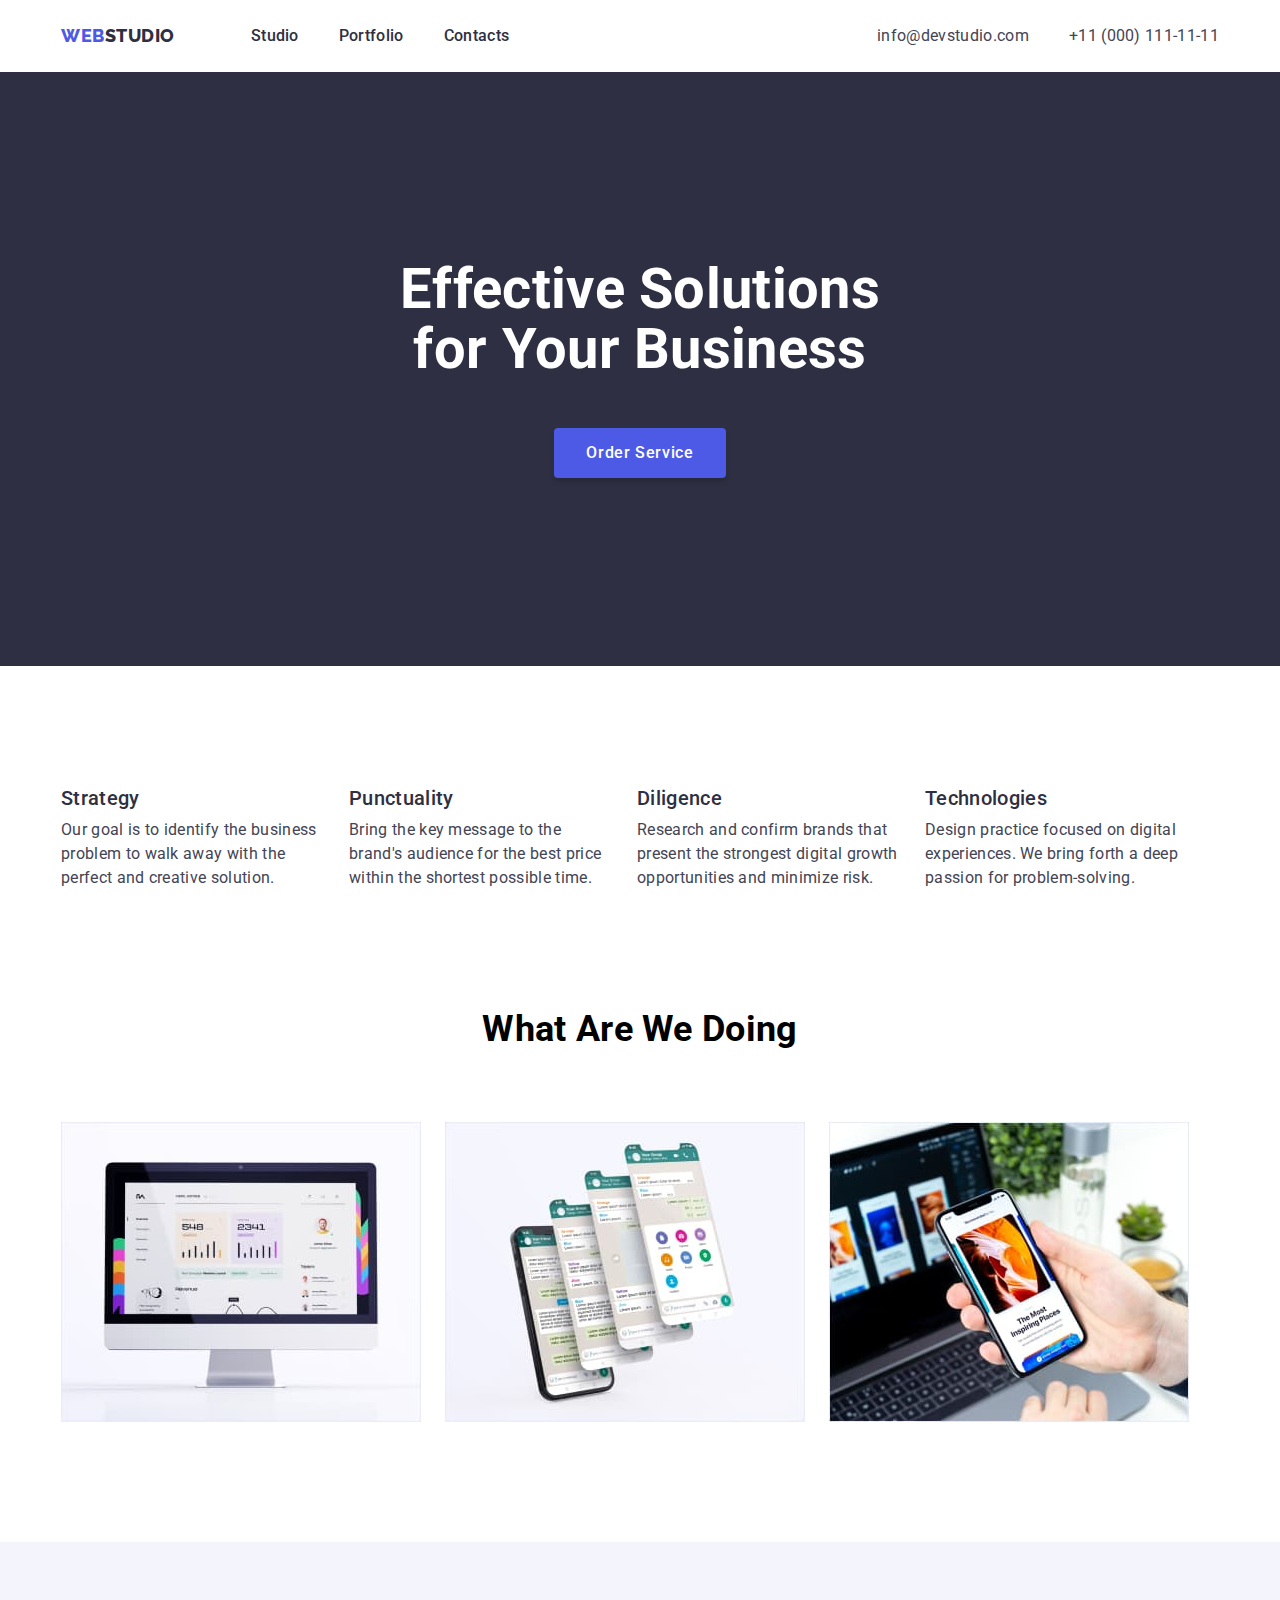
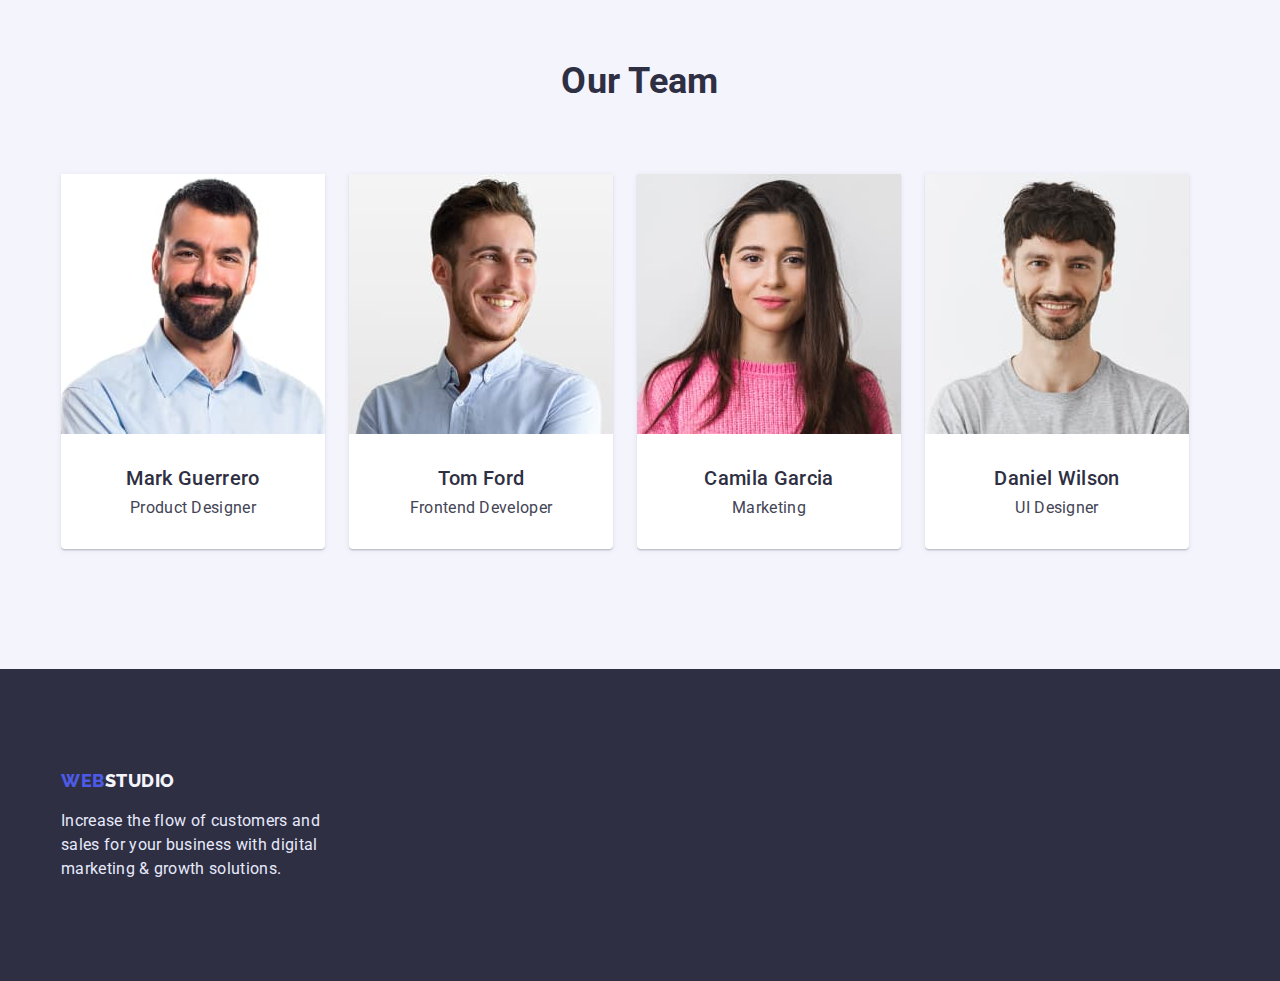
<file: index.html>
<!DOCTYPE html>
<html lang="en">
  <head>
    <meta charset="UTF-8" />
    <meta http-equiv="X-UA-Compatible" content="IE=edge" />
    <meta name="viewport" content="width=device-width, initial-scale=1.0" />
    <title>Document</title>
    <link
      href="https://fonts.googleapis.com/css2?family=Roboto:wght@400;500;700&display=swap"
      rel="stylesheet"
    />
    <link rel="preconnect" href="https://fonts.googleapis.com" />
    <link rel="preconnect" href="https://fonts.gstatic.com" crossorigin />
    <link
      href="https://fonts.googleapis.com/css2?family=Raleway:wght@800&display=swap"
      rel="stylesheet"
    />
    <link
      rel="stylesheet"
      href="https://cdn.jsdelivr.net/npm/modern-normalize@1.1.0/modern-normalize.min.css"
    />
    <link rel="stylesheet" href="./css/styles.css" />
  </head>
  <body>
    <!-- HEADER -->
    <header>
      <div class="container page-header-container">
        <nav class="page-nav">
          <a class="link logo" href="./index.html"
            ><span class="logo-left-part">Web</span
            ><span class="logo-right-part">Studio</span>
          </a>
          <ul class="list menu">
            <li class="menu-item">
              <a class="link menu-link" href="">Studio</a>
            </li>
            <li class="menu-item">
              <a class="link menu-link" href="./portfolio.html">Portfolio</a>
            </li>
            <li class="menu-item">
              <a class="link menu-link" href="">Contacts</a>
            </li>
          </ul>
        </nav>
        <address class="address">
          <ul class="list page-address">
            <li class="address-item">
              <a class="link contact-mail" href="mailto:info@devstudio.com"
                >info@devstudio.com</a
              >
            </li>
            <li class="address-item">
              <a class="link contact-phone-num" href="tel:+110001111111"
                >+11 (000) 111-11-11</a
              >
            </li>
          </ul>
        </address>
      </div>
    </header>
    <!-- -- -- -- -- -- -- --  MAIN CONTENT -- -- -- -- -- -- -- -- -->
    <main>
      <!-- HERO SECTION -->
      <section class="hero-section">
          <h1 class="hero-title">Effective Solutions for Your Business</h1>
          <button class="order-button" type="button">Order Service</button>
      </section>
      <!-- FEATURES SECTION-->
      <section class="features-section section">
        <div class="container">
          <h2 class="features-title">Features</h2>
          <ul class="list features">
            <li class="feature">
              <h3 class="feature-title">Strategy</h3>
              <p class="feature-description">
                Our goal is to identify the business problem to walk away with
                the perfect and creative solution.
              </p>
            </li>
            <li class="feature">
              <h3 class="feature-title">Punctuality</h3>
              <p class="feature-description">
                Bring the key message to the brand's audience for the best price
                within the shortest possible time.
              </p>
            </li>
            <li class="feature">
              <h3 class="feature-title">Diligence</h3>
              <p class="feature-description">
                Research and confirm brands that present the strongest digital
                growth opportunities and minimize risk.
              </p>
            </li>
            <li class="feature">
              <h3 class="feature-title">Technologies</h3>
              <p class="feature-description">
                Design practice focused on digital experiences. We bring forth a
                deep passion for problem-solving.
              </p>
            </li>
          </ul>
        </div>
      </section>
      <!-- SERVICES SECTION -->
      <section class="services-section section">
        <div class="container">
          <h2 class="services-title sub-title">What are we doing</h2>
          <ul class="list servieces">
            <li class="service">
              <img
                src="./images/img1.jpg"
                alt="Program on the computer"
                width="360"
                height="300"
              />
            </li>
            <li class="service">
              <img
                src="./images/img2.jpg"
                alt="Program on the smartphone"
                width="360"
                height="300"
              />
            </li>
            <li class="service">
              <img
                src="./images/img3.jpg"
                alt="The same programe on the laptop and on the smartphone"
                width="360"
                height="300"
              />
            </li>
          </ul>
        </div>
      </section>
      <!-- TEAM SECTION -->
      <section class="team-section section">
        <div class="container">
          <h2 class="team-title sub-title">Our team</h2>
          <ul class="teammates list">
            <li class="teammate-card">
              <img
                src="./images/teamcard1.jpg"
                alt="First teammate"
                width="264"
                height="260"
              />
              <div class="teammate-card-description"><h3 class="teammate-name">Mark Guerrero</h3>
              <p class="teammate-trade">Product Designer</p></div>
            </li>
            <li class="teammate-card">
              <img
                src="./images/teamcard2.jpg"
                alt="Second teammate"
                width="264"
                height="260"
              />
              <div class="teammate-card-description"><h3 class="teammate-name">Tom Ford</h3>
              <p class="teammate-trade">Frontend Developer</p></div>
            </li>
            <li class="teammate-card">
              <img
                src="./images/teamcard3.jpg"
                alt="Third teammate"
                width="264"
                height="260"
              />
              <div class="teammate-card-description"><h3 class="teammate-name">Camila Garcia</h3>
              <p class="teammate-trade">Marketing</p></div>
            </li>
            <li class="teammate-card">
              <img
                src="./images/teamcard4.jpg"
                alt="Fourth teammate"
                width="264"
                height="260"
              />
              <div class="teammate-card-description"><h3 class="teammate-name">Daniel Wilson</h3>
              <p class="teammate-trade">UI Designer</p></div>
            </li>
          </ul>
        </div>
      </section>
    </main>
    <!-- FOOTER -->
    <footer class="footer">
      <div class="container footer-logo">
        <a class="link logo" href="./index.html"
          ><span class="logo-left-part">Web</span
          ><span class="logo-right-part footer-right-part-logo">Studio</span>
        </a>
        <p class="footer-description">
          Increase the flow of customers and sales for your business with
          digital marketing & growth solutions.
        </p>
      </div>
    </footer>
  </body>
</html>
</file>
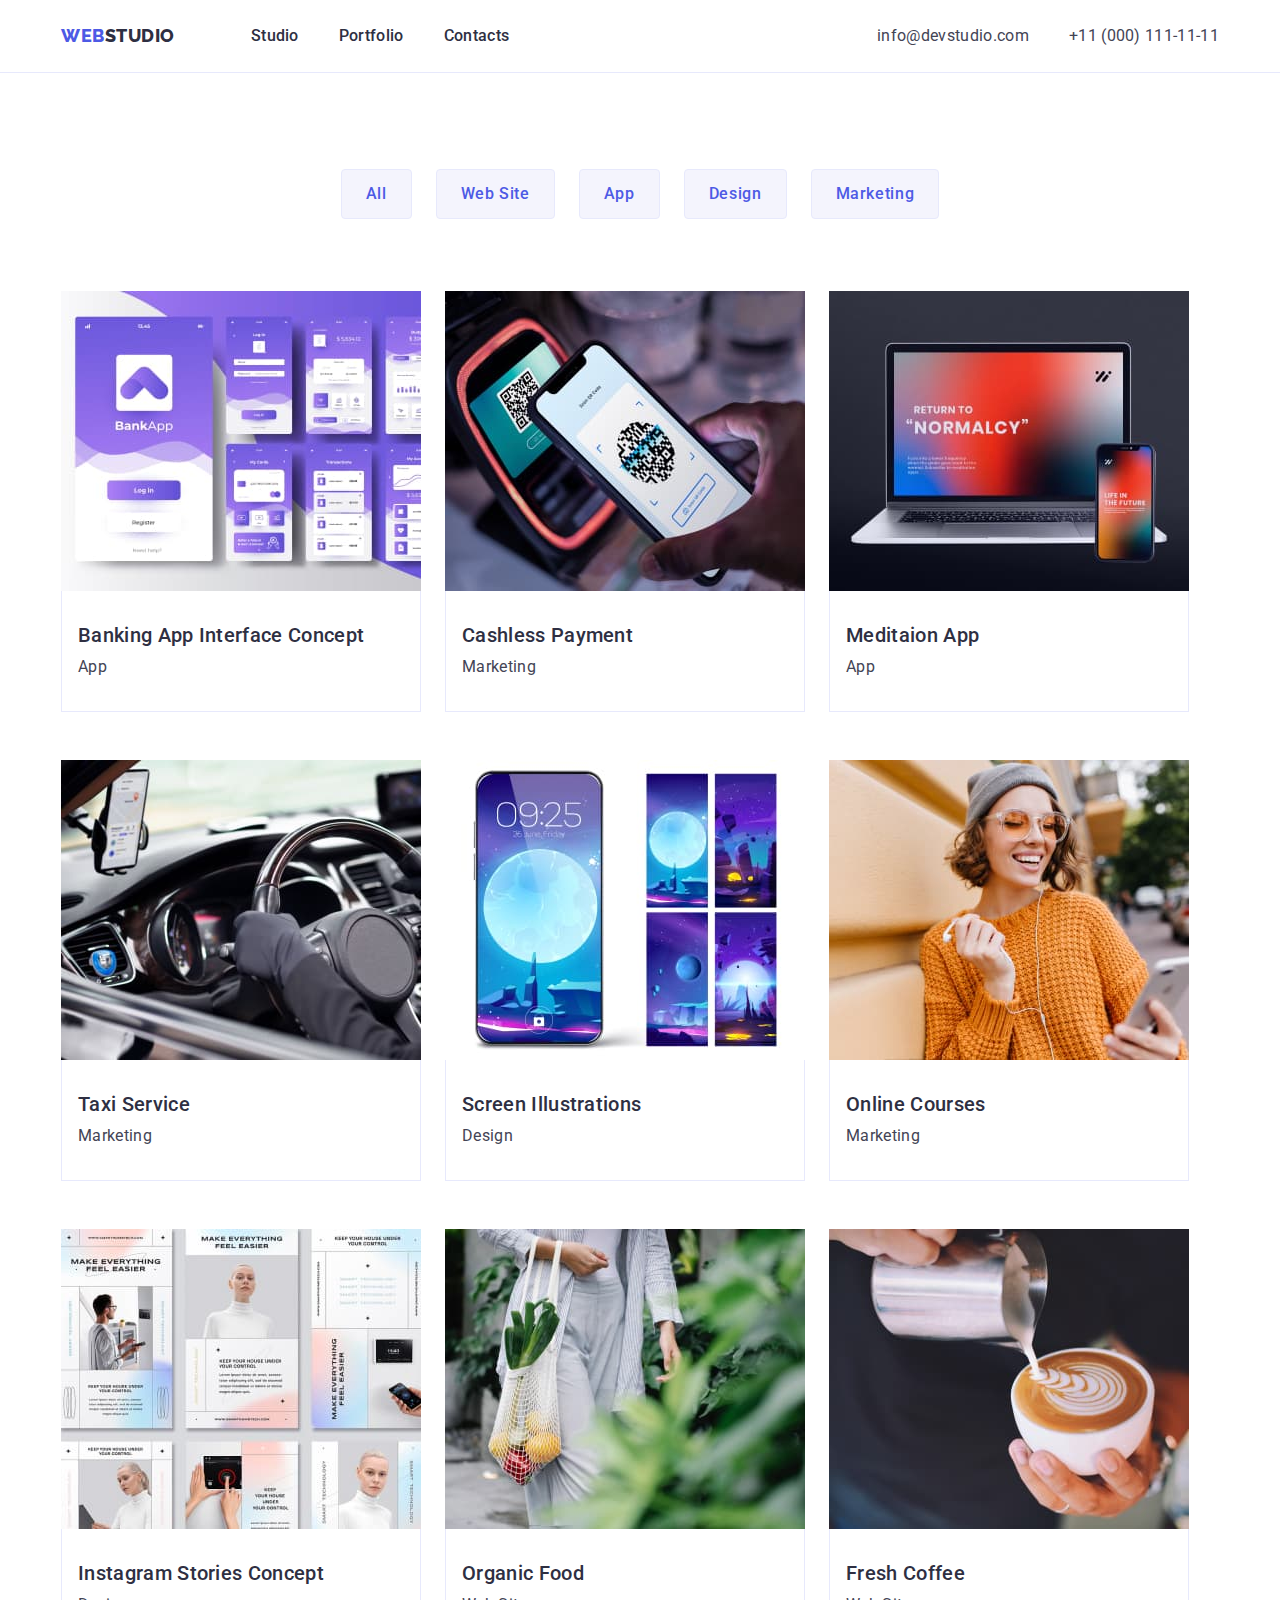
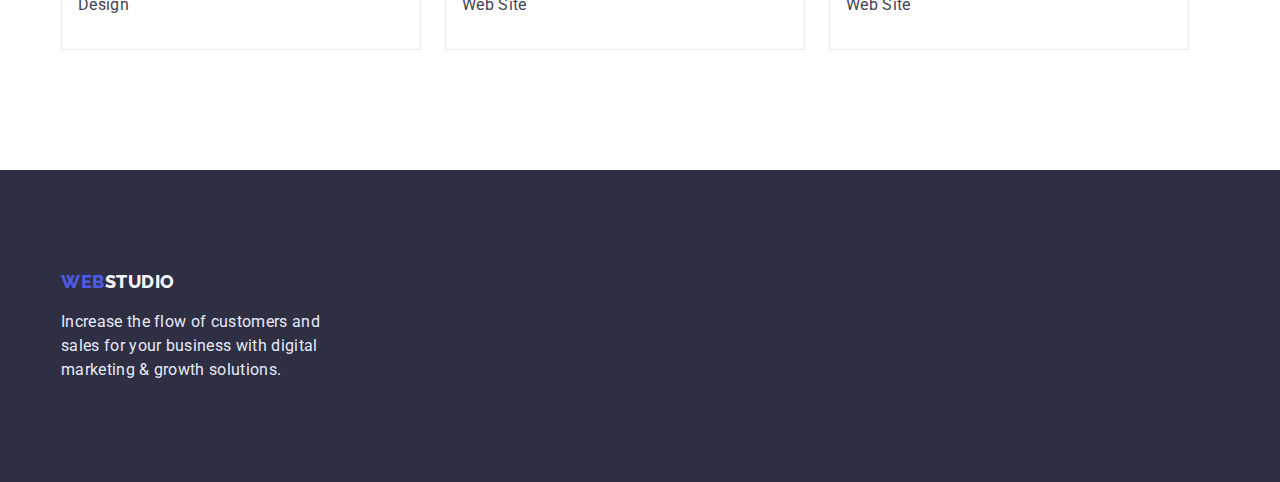
<file: portfolio.html>
<!DOCTYPE html>
<html lang="en">
  <head>
    <meta charset="UTF-8" />
    <meta http-equiv="X-UA-Compatible" content="IE=edge" />
    <meta name="viewport" content="width=device-width, initial-scale=1.0" />
    <title>Document</title>
    <link
      href="https://fonts.googleapis.com/css2?family=Roboto:wght@400;500;700&display=swap"
      rel="stylesheet"
    />
    <link rel="preconnect" href="https://fonts.googleapis.com" />
    <link rel="preconnect" href="https://fonts.gstatic.com" crossorigin />
    <link
      href="https://fonts.googleapis.com/css2?family=Raleway:wght@800&display=swap"
      rel="stylesheet"
    />
    <link
      rel="stylesheet"
      href="https://cdn.jsdelivr.net/npm/modern-normalize@1.1.0/modern-normalize.min.css"
    />
    <link rel="stylesheet" href="./css/styles.css" />
  </head>
  <body>
    <!-- HEADER -->
    <header class="header">
      <div class="container page-header-container">
        <nav class="page-nav">
          <a class="link logo" href="./index.html"
            ><span class="logo-left-part">Web</span
            ><span class="logo-right-part">Studio</span>
          </a>
          <ul class="list menu ">
            <li class="menu-item">
              <a class="link menu-link" href="">Studio</a>
            </li>
            <li class="menu-item">
              <a class="link menu-link" href="./portfolio.html">Portfolio</a>
            </li>
            <li class="menu-item">
              <a class="link menu-link" href="">Contacts</a>
            </li>
          </ul>
        </nav>
        <address class="address">
          <ul class="list page-address">
            <li class="address-item">
              <a class="link contact-mail" href="mailto:info@devstudio.com"
                >info@devstudio.com</a
              >
            </li>
            <li class="address-item">
              <a class="link contact-phone-num" href="tel:+110001111111"
                >+11 (000) 111-11-11</a
              >
            </li>
          </ul>
        </address>
      </div>
    </header>
    <section class="portfolio-section">
      <div class="container">
        <h1 class="portfolio-title">Portfolio</h1>
        <ul class="list filter-buttons">
          <li><button class="filter-button" type="button">All</button></li>
          <li><button class="filter-button" type="button">Web Site</button></li>
          <li><button class="filter-button" type="button">App</button></li>
          <li><button class="filter-button" type="button">Design</button></li>
          <li>
            <button class="filter-button" type="button">Marketing</button>
          </li>
        </ul>
        <h2 class="projects-title">Projects</h2>
        <ul class="list projects-list">
          <li class="project-item">
            <img src="./images/img-1.jpg" alt="App for online-banking" width="360px" height="300px"/>
            <div class="project-description"><h3 class="project-img-title">Banking App Interface Concept</h3>
            <p class="project-type">App</p></div>
          </li>
          <li class="project-item">
            <img src="./images/img-2.jpg" alt="Payment with QR-code" width="360px" height="300px"/>
            <div class="project-description"><h3 class="project-img-title">Cashless Payment</h3>
            <p class="project-type">Marketing</p></div>
          </li>
          <li class="project-item">
            <img src="./images/img-3.jpg" alt="App for meditation" width="360px" height="300px"/>
            <div class="project-description"><h3 class="project-img-title">Meditaion App</h3>
            <p class="project-type">App</p></div>
          </li>
          <li class="project-item">
            <img src="./images/img-4.jpg" alt="Driver with taxi app" width="360px" height="300px"/>
            <div class="project-description"><h3 class="project-img-title">Taxi Service</h3>
            <p class="project-type">Marketing</p></div>
          </li>
          <li class="project-item">
            <img src="./images/img-5.jpg" alt="Wallpapers on the smartphone" width="360px" height="300px"/>
            <div class="project-description"><h3 class="project-img-title">Screen Illustrations</h3>
            <p class="project-type">Design</p></div>
          </li>
          <li class="project-item">
            <img src="./images/img-6.jpg" alt="Walking girl with headphones" width="360px" height="300px"/>
            <div class="project-description"><h3 class="project-img-title">Online Courses</h3>
            <p class="project-type">Marketing</p></div>
          </li>
          <li class="project-item">
            <img src="./images/img-7.jpg" alt="Conceptions for instagram" width="360px" height="300px"/>
            <div class="project-description"><h3 class="project-img-title">Instagram Stories Concept</h3>
            <p class="project-type">Design</p></div>
          </li>
          <li class="project-item">
            <img src="./images/img-8.jpg" alt="Bag with green" width="360px" height="300px"/>
            <div class="project-description"><h3 class="project-img-title">Organic Food</h3>
            <p class="project-type">Web Site</p></div>
          </li>
          <li class="project-item">
            <img src="./images/img-9.jpg" alt="A cup of coffee" width="360px" height="300px"/>
            <div class="project-description"><h3 class="project-img-title">Fresh Coffee</h3>
            <p class="project-type">Web Site</p></div>
          </li>
        </ul>
      </div>
    </section>
    <!-- FOOTER -->
    <footer class="footer">
      <div class="container footer-logo">
        <a class="link logo footer-logo" href="./index.html"
          ><span class="logo-left-part">Web</span
          ><span class="logo-right-part footer-right-part-logo">Studio</span>
        </a>
        <p class="footer-description">
          Increase the flow of customers and sales for your business with
          digital marketing & growth solutions.
        </p>
      </div>
    </footer>
  </body>
</html>
</file>
<file: css/styles.css>
:root {
  --primary-font: "Roboto", sans-serif;
  --secondary-font: "Raleway", sans-serif;
  --primary-color: #2e2f42;
  --secondary-color: #434455;
  --active-color: #404bbf;
  --accent-color: #ffffff;
}

/* +++++++++++++++++++++++++++++++ ALL +++++++++++++++++++++++++++++ */

.list {
  list-style: none;
}

.link {
  text-decoration: none;
  font-style: normal;
}

body {
  font-family: var(--primary-font);
  letter-spacing: 0.02em;
}

button {
  cursor: pointer;
}

h1,
h2,
h3,
h4,
p {
  margin-top: 0;
  margin-bottom: 0;
}

ul {
  margin-top: 0;
  margin-bottom: 0;
  padding-left: 0;
}

img {
  display: block;
}

.container {
  width: 1158px;
  margin-left: auto;
  margin-right: auto;
}

.section {
  padding-top: 120px;
  padding-bottom: 120px;
}

.sub-title {
  margin-bottom: 72px;
}

/* == = = = = == == == = Header = == == == == == */

.header {
  border-bottom: 1px solid #E7E9FC;
}

.logo {
  font-family: var(--secondary-font);
  font-weight: 800;
  font-size: 18px;
  line-height: 1.33;
  letter-spacing: 0.03em;
  text-transform: uppercase;
  color: #2e2f42;

  margin-right: 76px;
}

.logo-left-part {
  color: #4d5ae5;
}

.menu {
  display: flex;
  align-items: center;
}

.menu-link {
  font-weight: 500;
  font-size: 16px;
  line-height: 1.5;
  display: block;
  padding: 24px 0;
  color: var(--primary-color);
}

.menu-link:hover,
.menu-link:focus {
  color: var(--active-color);
  padding-bottom: 24px;
  
}

.menu-item:not(:last-child) {
  margin-right: 40px;
}
 .address {
  margin-left: auto;
 }
.page-address {
  display: flex;
  align-items: center;
}

.contact-mail,
.contact-phone-num {
  font-size: 16px;
  line-height: 1.5;
  color: var(--secondary-color);
  text-align: center;
}

.contact-mail:hover,
.contact-phone-num:hover,
.contact-mail:focus,
.contact-phone-num:focus {
  color: var(--active-color);
}

.page-header-container {
  display: flex;
  align-items: center;
 
}

.page-nav {
  display: flex;
  align-items: center;
}

.address-item:not(:last-child) {
  margin-right: 40px;
}

/* == = == = == = == HERO == = = === == == */

.hero-title {
  font-size: 56px;
  line-height: 1.07;
  text-align: center;
  color: var(--accent-color);
  background-color: var(--primary-color);
  width: 494px;
  height: 120px;
  margin-left: auto;
  margin-right: auto;
  margin-bottom: 48px;
  

}

.order-button {
  font-weight: 500;
  letter-spacing: 0.04em;
  color: var(--accent-color);
  padding: 16px 32px 16px 32px;

  background-color: #4d5ae5;
  box-shadow: 0px 4px 4px rgba(0, 0, 0, 0.15);
  border-radius: 4px;
  border: none;

margin-left: auto;
margin-right: auto;


}

.order-button:hover,
.order-button:focus {
  background-color: var(--active-color);
}

.hero-section {
  background-color: var(--primary-color);
  padding: 188px 0;
  display: flex;
  flex-direction: column;
  justify-content: center;
}



/* == === === === === FEATURES = == === == == == = */

.features-title {
  display: none;
}

.feature-title {
  font-weight: 500;
  font-size: 20px;
  line-height: 1.2;
  color: var(--primary-color);
  margin-bottom: 8px;
}

.feature-description {
  font-size: 16px;
  line-height: 1.5;
  color: var(--secondary-color);
}

.features {
  display: flex;
  flex-wrap: wrap;
  gap: 24px;
}

.feature {
  width: 264px;
}

/* .feature:not(:nth-child(4n)) {
 margin-right: 24px;
}

.feature:not(:nth-last-child(-n+4)) {
margin-bottom: 24px;
} */

/* == = == = == == SERVICES == = == == == = */

.services-section {
  padding-top: 0;
}
.services-title {
  font-size: 36px;
  line-height: 1.1;
  text-align: center;
  text-transform: capitalize;
}

.servieces {
  display: flex;
  flex-wrap: wrap;
  gap: 24px;
}

/* .service:not(:nth-child(3n)) {
  margin-right: 24px;
}

.service:not(:nth-last-child(-n+3)) {
  margin-bottom: 24px;
} */

/* == = == = == = == TEAM == = == = == = == */

.team-title {
  font-size: 36px;
  line-height: 1.1;
  text-align: center;
  text-transform: capitalize;
  color: var(--primary-color);
}

.teammate-name {
  font-weight: 500;
  font-size: 20px;
  line-height: 1.2;
  text-align: center;
  color: var(--primary-color);
  margin-bottom: 8px;
}

.teammate-trade {
  font-size: 16px;
  line-height: 1.2;
  text-align: center;
  color: var(--secondary-color);
}

.team-section {
  background: #f4f4fd;
}

.teammates {
  display: flex;
  flex-wrap: wrap;
  gap: 24px;
}

.teammate-card {
  background-color: var(--accent-color);
  box-shadow: 0px 1px 6px rgba(46, 47, 66, 0.08),
    0px 1px 1px rgba(46, 47, 66, 0.16), 0px 2px 1px rgba(46, 47, 66, 0.08);
  border-radius: 0px 0px 4px 4px;
}

.teammate-card-description {
  padding: 32px 16px;
}
/* .teammate-card:not(:nth-child(4n)) {
  margin-right: 24px;
}

.teammate-card:not(:nth-last-child(-n+4)) {
  margin-bottom: 24px;
} */

/* \\\\\\\\\\\\\\\\\\\ Portfolio ////////////////// */

.portfolio-section {
  padding-top: 96px;
  padding-bottom: 120px;
}

.filter-button {
  font-family: var(--primary-font);
  font-weight: 500;
  font-size: 16px;
  line-height: 1.5;
  letter-spacing: 0.04em;
  color: #4d5ae5;
  background-color: #f4f4fd;

  padding: 12px 24px;

  border: 1px solid #e7e9fc;
  border-radius: 4px;
  flex: none;
  order: 1;
  flex-grow: 0;
}

.filter-button:active,
.filter-button:hover,
.filter-button:focus {
  color: var(--accent-color);
  background-color: var(--active-color);
}

.portfolio-title,
.projects-title {
  display: none;
}

.project-img-title {
  font-weight: 500;
  font-size: 20px;
  line-height: 1.2;
  color: var(--primary-color);

  margin-bottom: 8px;
}

.project-type {
  font-size: 16px;
  line-height: 1.5;
  color: var(--secondary-color);
}

.filter-buttons {
  display: flex;
  margin-bottom: 72px;
  justify-content: center;
  gap: 24px;
}

.projects-list {
  display: flex;
  flex-wrap: wrap;
}



.project-item:not(:nth-child(3n)) {
  margin-right: 24px;
}

.project-item:not(:nth-last-child(-n+3)) {
  margin-bottom: 48px;
}


.project-description {
  padding: 32px 0 32px 16px;
  border: 1px solid #E7E9FC;
  border-top: none;
}


/* == === === === == FOOTER == === == == == == */

.footer-description {
  font-size: 16px;
  line-height: 1.5;
  color: #e7e9fc;
  background-color: var(--primary-color);
  width: 264px;
height: 72px;

margin-top: 16px;
}




.footer-right-part-logo {
  color: #F4F4FD;
}

.footer {
  background-color: var(--primary-color);
  justify-content: flex-start;
  padding-top: 100px;
  padding-bottom: 100px;
}
</file>
